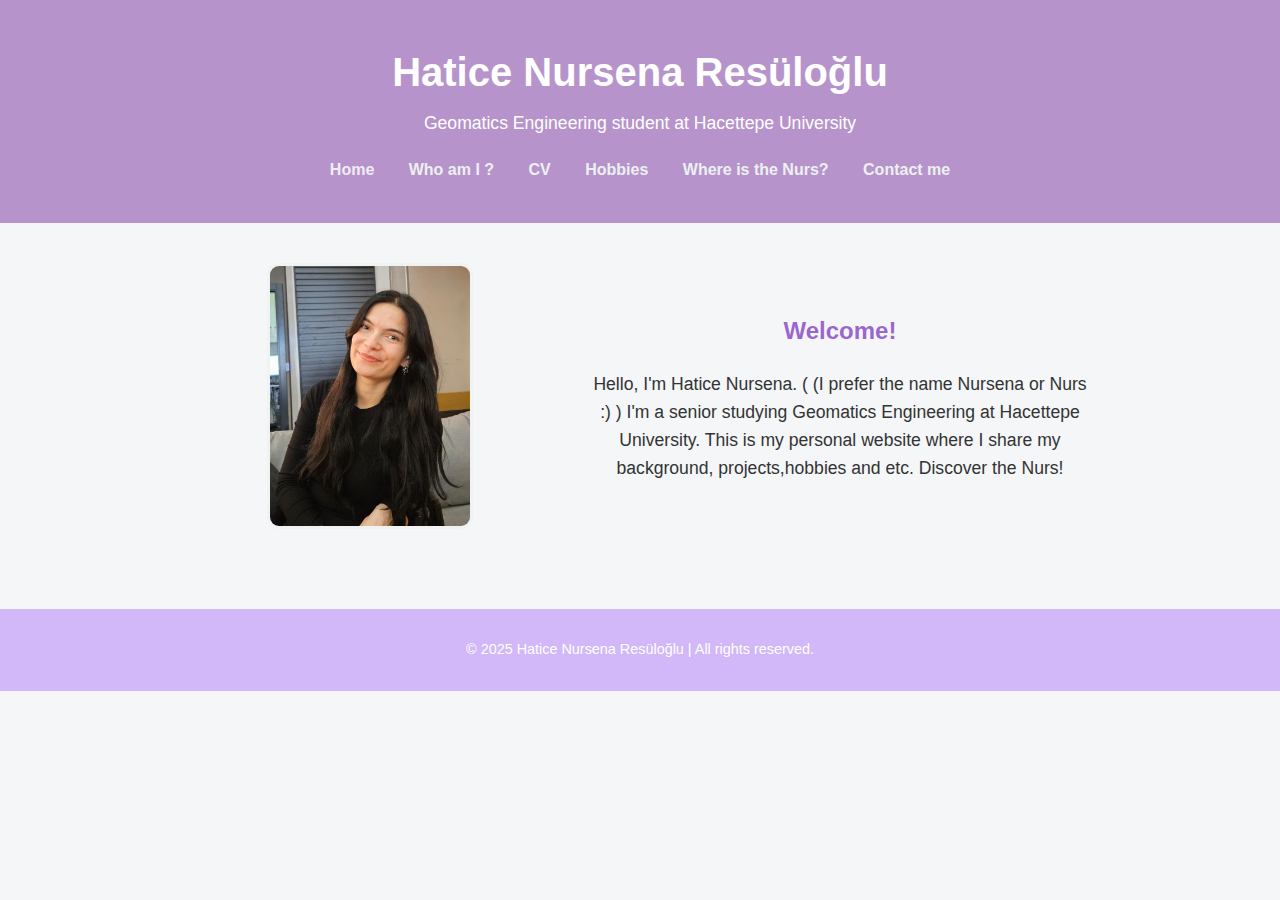
<file: index.html>
<html lang="en">
<head>
    <meta charset="UTF-8">
    <meta name="viewport" content="width=device-width, initial-scale=1.0">
    <title>Hatice Nursena Resüloğlu | Webpage</title>
    <link rel="stylesheet" href="style.css">
</head>
 
<body>
     <div id="flowers-container"></div>
    <header> 
        <h1> Hatice Nursena Resüloğlu</h1>
        <p> Geomatics Engineering student at Hacettepe University </p>
        <nav> 
            <ul><li><a href="index.html" class="active">Home</a></li>
                <li><a href="aboutme.html">Who am I ? </a></li>
                <li><a href="cv.html">CV</a></li>
                <li><a href="hobbies.html">Hobbies</a></li>
                <li><a href="maps.html">Where is the Nurs? </a></li>
                <li><a href="contact.html">Contact me</a></li>
             </ul>
        </nav>
    </header>

    <main>
        <section class="intro">
            <div class="intro-container">
            <img src="nursenar_profile_pic.jpeg" alt="Hatice Nursena Resüloğlu" class="profile-pic">

            <div class="intro-text"> 
            <h2>Welcome!</h2>

             <p> Hello, I'm Hatice Nursena. ( (I prefer the name Nursena or Nurs :) )  I'm a senior studying Geomatics Engineering at Hacettepe University. 
                This is my personal website where I share my background, projects,hobbies and etc. Discover the Nurs!
            </p>
            </div>
            </div>
        </section>

    </main>
     <footer>
        <p>© 2025 Hatice Nursena Resüloğlu | All rights reserved.</p>
    </footer>
    <script>
  const flowers = ['🌸','🌼','🌺','🌷','🌻','💮'];
  const container = document.getElementById('flowers-container');

  // her 400 ms'de bir yeni çiçek oluştur
  setInterval(() => {
    const flower = document.createElement('span');
    flower.classList.add('flower');
    flower.innerText = flowers[Math.floor(Math.random() * flowers.length)];
    
    // rastgele konum ve hız
    flower.style.left = Math.random() * 100 + 'vw';
    flower.style.animationDuration = 3 + Math.random() * 5 + 's'; // 3–8 sn
    flower.style.fontSize = 16 + Math.random() * 24 + 'px';
    
    container.appendChild(flower);

    // belirli süre sonra DOM'dan kaldır
    setTimeout(() => {
      flower.remove();
    }, 8000);
  }, 400);
</script>

</body>
</html>
</file>
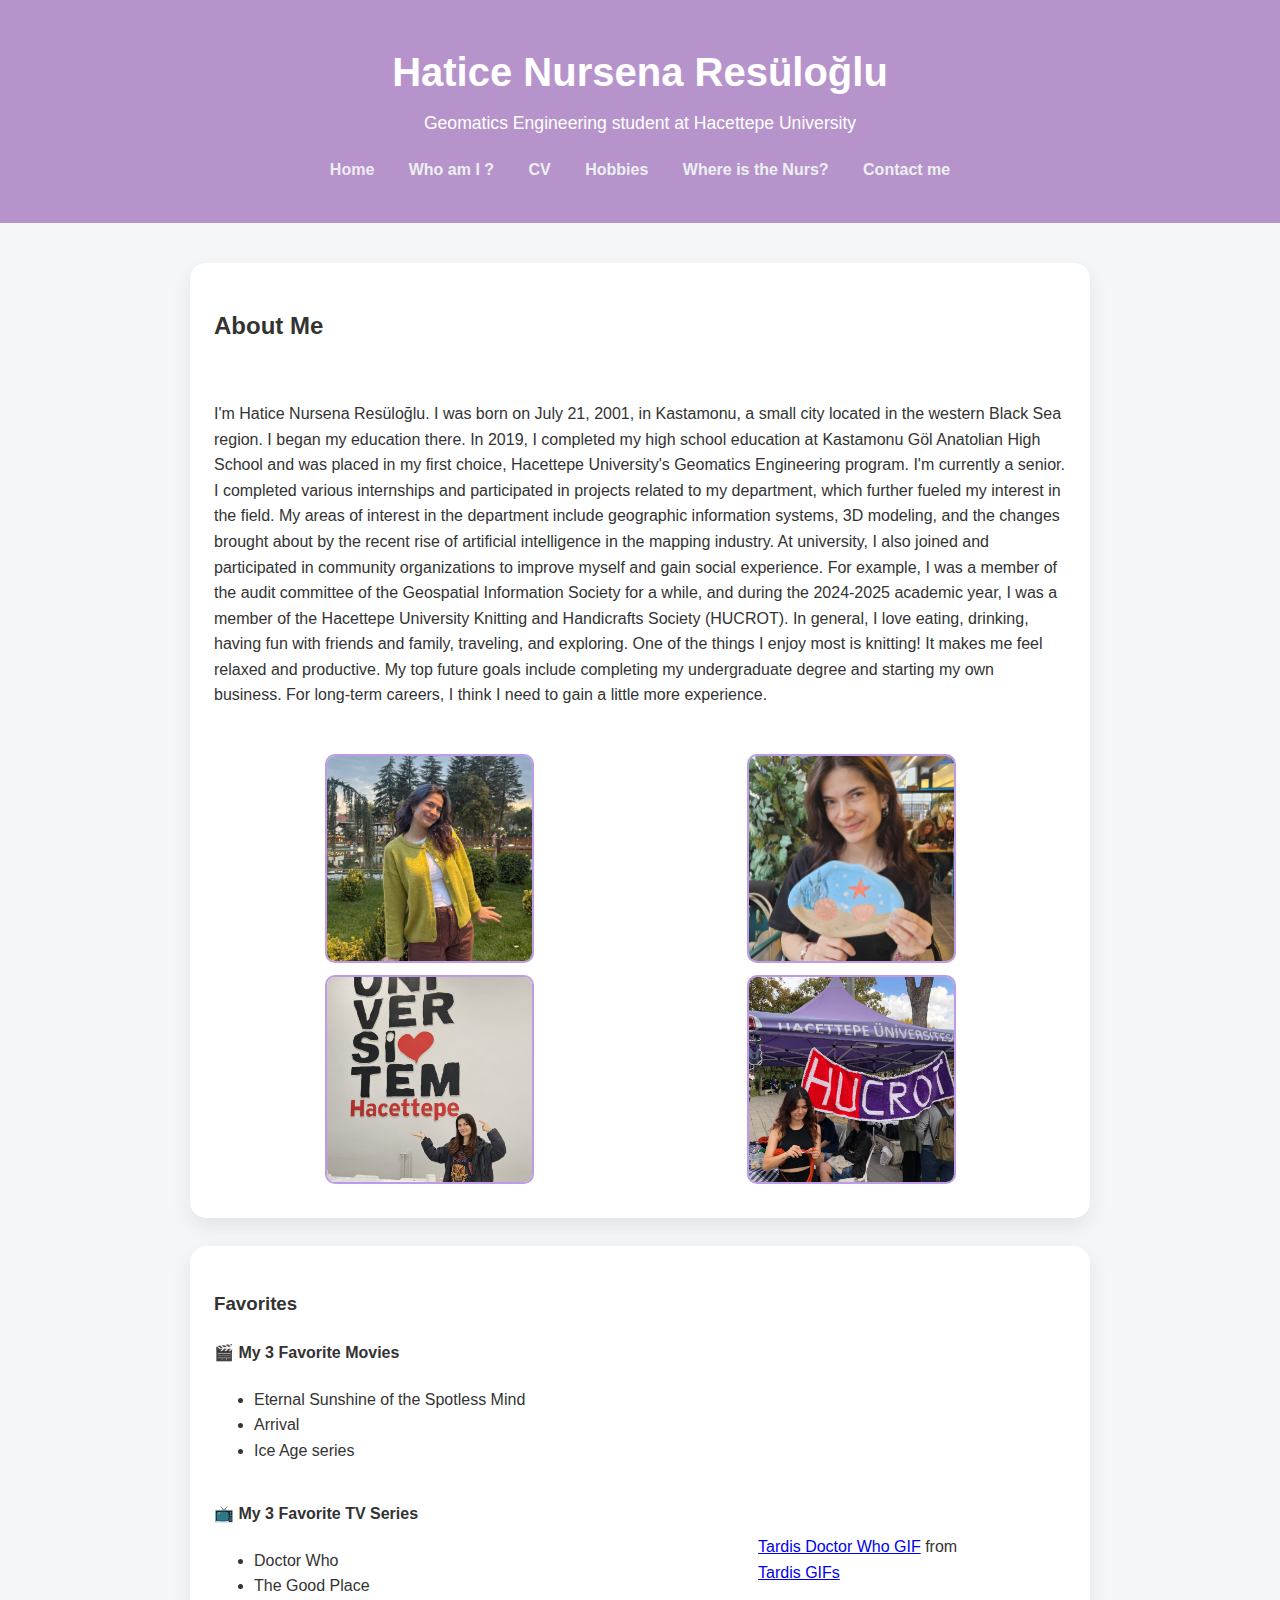
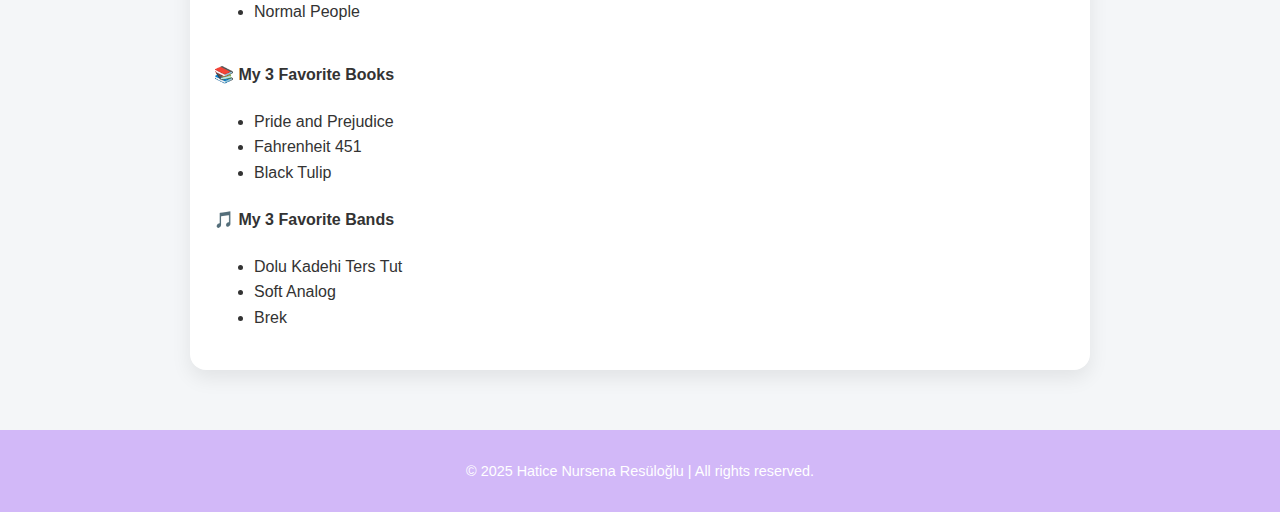
<file: aboutme.html>
<!DOCTYPE html>
<html lang="en">
<head>
    <meta charset="UTF-8">
    <meta name="viewport" content="width=device-width, initial-scale=1.0">
    <title>Hatice Nursena Resüloğlu | Webpage</title>
    <link rel="stylesheet" href="style.css">
</head>
<body>
    <header> 
        <h1> Hatice Nursena Resüloğlu</h1>
        <p> Geomatics Engineering student at Hacettepe University </p>
        <nav> 
            <ul><li><a href="index.html" class="active">Home</a></li>
                <li><a href="aboutme.html">Who am I ? </a></li>
                <li><a href="cv.html">CV</a></li>
                <li><a href="hobbies.html">Hobbies</a></li>
                <li><a href="maps.html">Where is the Nurs? </a></li>
                <li><a href="contact.html">Contact me</a></li>
             </ul>
        </nav>
    </header>

  <main>
    <section class="about-hero card">
        <h2>About Me</h2>
        <p>
          I'm Hatice Nursena Resüloğlu.
I was born on July 21, 2001, in Kastamonu, a small city located in the western Black Sea region. I began my education there. In 2019, I completed my high school education at Kastamonu Göl Anatolian High School and was placed in my first choice, Hacettepe University's Geomatics Engineering program. I'm currently a senior. I completed various internships and participated in projects related to my department, which further fueled my interest in the field. 
My areas of interest in the department include geographic information systems, 3D modeling, and the changes brought about by the recent rise of artificial intelligence in the mapping industry.
At university, I also joined and participated in community organizations to improve myself and gain social experience. For example, I was a member of the audit committee of the Geospatial Information Society for a while, and during the 2024-2025 academic year, I was a member of the Hacettepe University Knitting and Handicrafts Society (HUCROT).
In general, I love eating, drinking, having fun with friends and family, traveling, and exploring. One of the things I enjoy most is knitting! It makes me feel relaxed and productive. My top future goals include completing my undergraduate degree and starting my own business. For long-term careers, I think I need to gain a little more experience.
        </p>
      </div>
      <div class="photo-gallery">
    <img src="nursphoto1.jpeg" alt="Hatice Nursena Resüloğlu" class="about-pic" />
    <img src="nursphoto4.jpeg" alt="Hatice Nursena Resüloğlu" class="about-pic" />
    <img src="nursphoto5.jpeg" alt="Hatice Nursena Resüloğlu" class="about-pic" />
    <img src="nursphoto6.jpeg" alt="Hatice Nursena Resüloğlu" class="about-pic" />
  </div>
    </section>
    
    <section class="favorites card">
      <h3>Favorites</h3>

      <div class="fav-group">
        <h4>🎬 My 3 Favorite Movies</h4>
        <ul>
          <li>Eternal Sunshine of the Spotless Mind</li>
          <li>Arrival</li>
          <li>Ice Age series</li>
        </ul>
      </div>

     <div class="fav-group tv-section">
  <!-- Sol taraf: liste -->
  <div class="tv-list">
    <h4>📺 My 3 Favorite TV Series</h4>
    <ul>
      <li>Doctor Who</li>
      <li>The Good Place</li>
      <li>Normal People</li>
    </ul>
  </div>

  <!-- Sağ taraf: TARDIS GIF -->
  <div class="tardis-gif">
    <div class="tenor-gif-embed"
         data-postid="10033462"
         data-share-method="host"
         data-aspect-ratio="1.82"
         data-width="100%">
      <a href="https://tenor.com/view/tardis-doctor-who-whovian-gif-10033462">Tardis Doctor Who GIF</a>
      from <a href="https://tenor.com/search/tardis-gifs">Tardis GIFs</a>
    </div>
  </div>
</div>

<script type="text/javascript" async src="https://tenor.com/embed.js"></script>


      <div class="fav-group">
        <h4>📚 My 3 Favorite Books</h4>
        <ul>
          <li>Pride and Prejudice</li>
          <li>Fahrenheit 451</li>
          <li>Black Tulip</li>
        </ul>
      </div>

      <div class="fav-group">
        <h4>🎵 My 3 Favorite Bands</h4>
        <ul>
          <li>Dolu Kadehi Ters Tut</li>
          <li>Soft Analog</li>
          <li>Brek</li>
        </ul>
      </div>

</section>


    </section>

  </main>

  <footer>
    <p>© 2025 Hatice Nursena Resüloğlu | All rights reserved.</p>
  </footer>
</body>
</html>
</file>
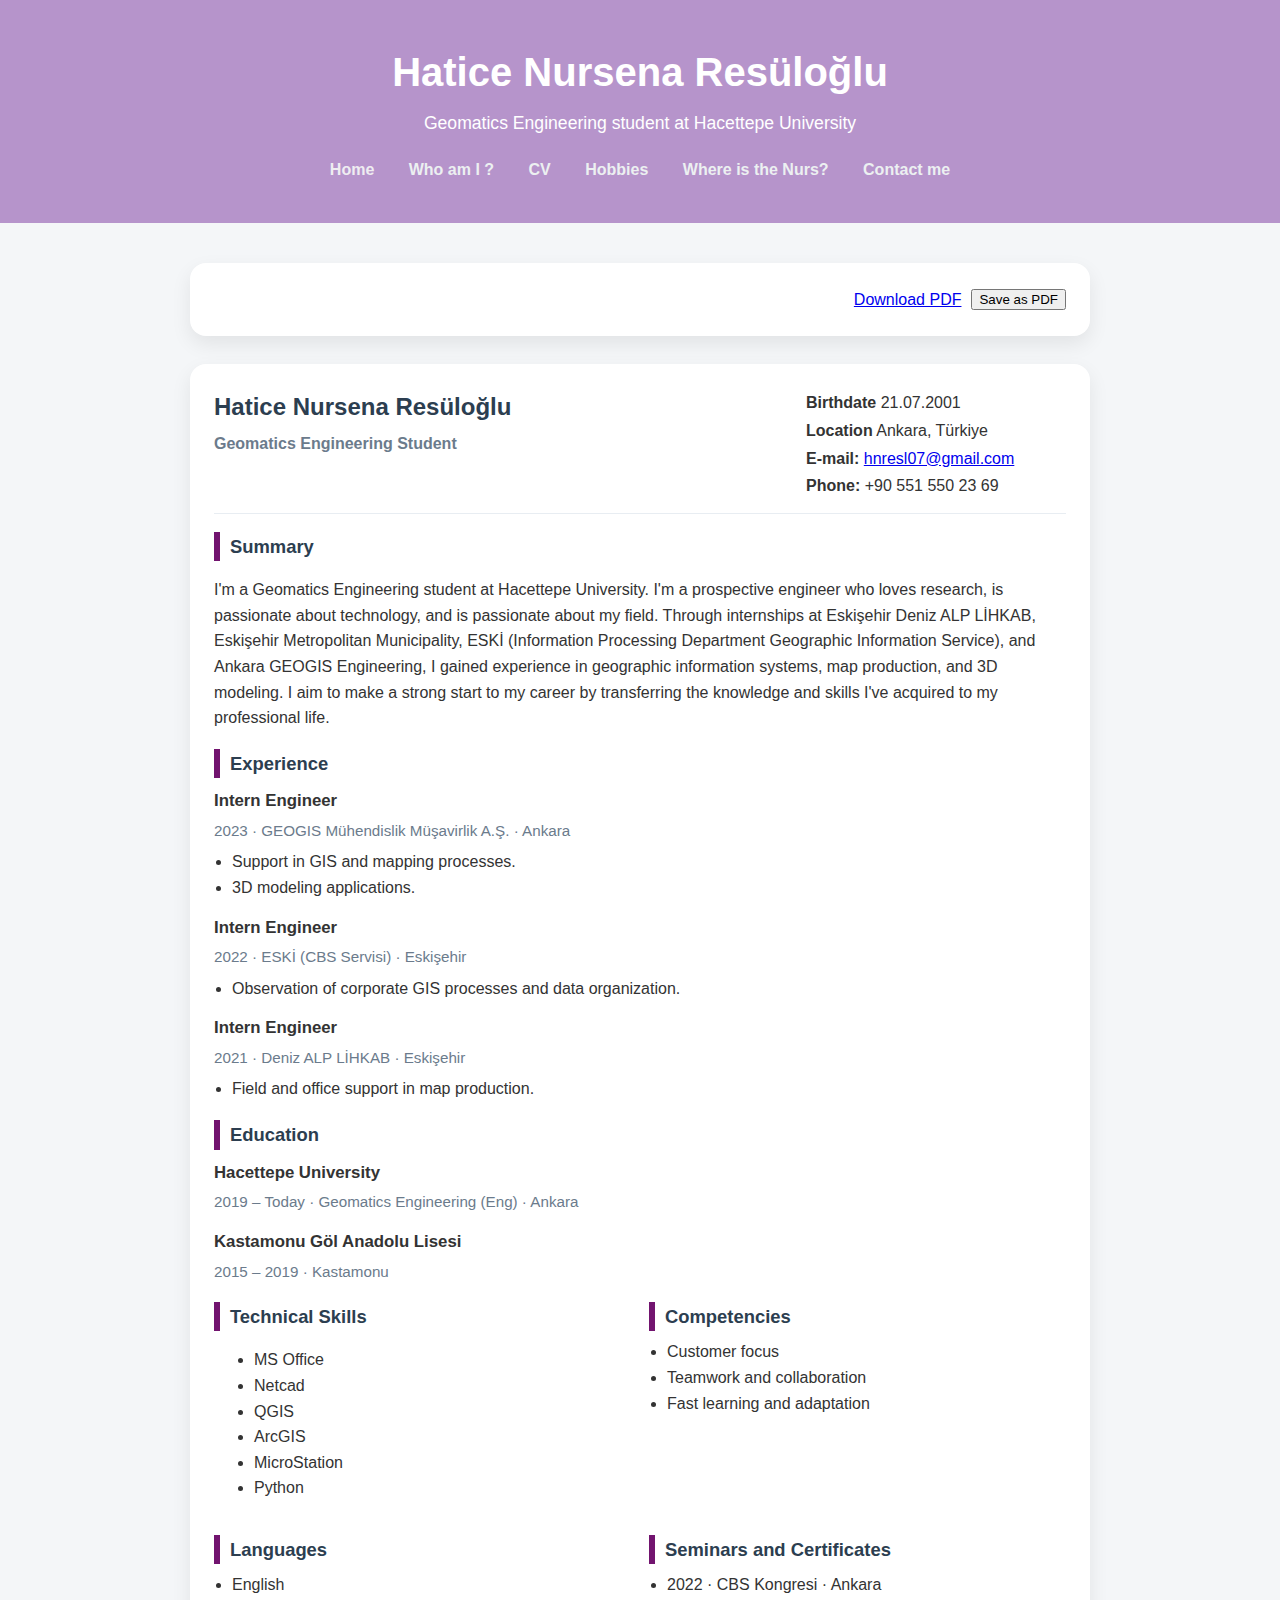
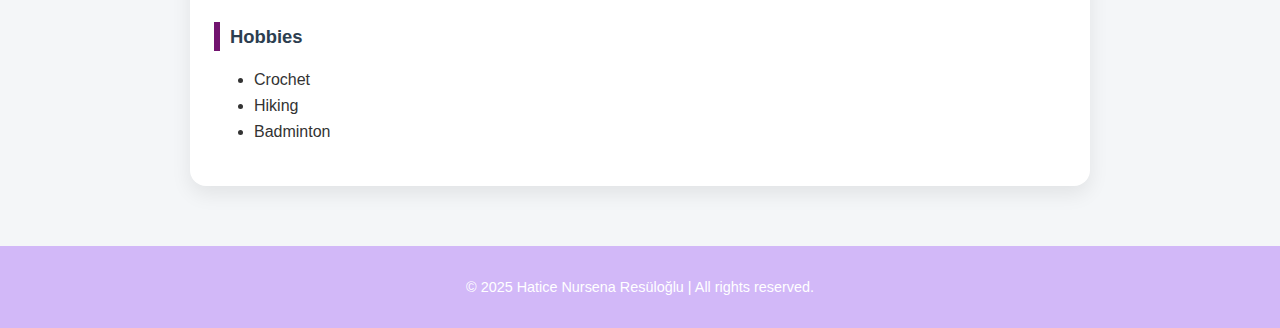
<file: cv.html>
<html lang="en">
<head>
    <meta charset="UTF-8">
    <meta name="viewport" content="width=device-width, initial-scale=1.0">
    <title>Hatice Nursena Resüloğlu | Webpage</title>
    <link rel="stylesheet" href="style.css">
</head>
<body>
    <header> 
        <h1> Hatice Nursena Resüloğlu</h1>
        <p> Geomatics Engineering student at Hacettepe University </p>
        <nav> 
            <ul><li><a href="index.html" class="active">Home</a></li>
                <li><a href="aboutme.html">Who am I ? </a></li>
                <li><a href="cv.html">CV</a></li>
                <li><a href="hobbies.html">Hobbies</a></li>
                <li><a href="maps.html">Where is the Nurs? </a></li>
                <li><a href="contact.html">Contact me</a></li>
             </ul>
        </nav>
    </header>

  <main>
    <section class="card cv-actions">
      <a class="btn" href="assets/HaticeNursenaResüloğlu.cv.pdf" download>Download PDF</a>
      <button class="btn outline" onclick="window.print()">Save as PDF</button>
    </section>

    <section class="card cv-page">
      <div class="cv-header-row">
        <div>
          <h2 class="cv-name">Hatice Nursena Resüloğlu</h2>
          <p class="cv-tag">Geomatics Engineering Student</p>
        </div>
        <ul class="cv-contact">
          <li><strong>Birthdate</strong> 21.07.2001</li>
          <li><strong>Location</strong> Ankara, Türkiye</li>
          <li><strong>E-mail:</strong> <a href="mailto:hnresl07@gmail.com">hnresl07@gmail.com</a></li>
          <li><strong>Phone:</strong> +90 551 550 23 69</li>
        </ul>
      </div>

      <div class="cv-section">
        <h3> Summary </h3>
        <p>
          I'm a Geomatics Engineering student at Hacettepe University. I'm a prospective engineer who loves research, is passionate about technology, 
          and is passionate about my field. Through internships at Eskişehir Deniz ALP LİHKAB, Eskişehir Metropolitan Municipality, 
          ESKİ (Information Processing Department Geographic Information Service), and Ankara GEOGIS Engineering, 
          I gained experience in geographic information systems, map production, and 3D modeling. 
          I aim to make a strong start to my career by transferring the knowledge and skills I've acquired to my professional life.
        </p>
      </div>

      <div class="cv-section">
        <h3>Experience</h3>

        <article class="cv-item">
          <div class="cv-item-head">
            <h4>Intern Engineer</h4>
            <span class="cv-meta">2023 · GEOGIS Mühendislik Müşavirlik A.Ş. · Ankara</span>
          </div>
          <ul class="cv-bullets">
            <li>Support in GIS and mapping processes.</li>
            <li>3D modeling applications.</li>
          </ul>
        </article>

        <article class="cv-item">
          <div class="cv-item-head">
            <h4>Intern Engineer</h4>
            <span class="cv-meta">2022 · ESKİ (CBS Servisi) · Eskişehir</span>
          </div>
          <ul class="cv-bullets">
            <li>Observation of corporate GIS processes and data organization.</li>
          </ul>
        </article>

        <article class="cv-item">
          <div class="cv-item-head">
            <h4>Intern Engineer</h4>
            <span class="cv-meta">2021 · Deniz ALP LİHKAB · Eskişehir</span>
          </div>
          <ul class="cv-bullets">
            <li>Field and office support in map production.</li>
          </ul>
        </article>
      </div>

      <div class="cv-section">
        <h3>Education</h3>
        <article class="cv-item">
          <div class="cv-item-head">
            <h4>Hacettepe University</h4>
            <span class="cv-meta">2019 – Today · Geomatics Engineering (Eng) · Ankara</span>
          </div>
        </article>
        <article class="cv-item">
          <div class="cv-item-head">
            <h4>Kastamonu Göl Anadolu Lisesi</h4>
            <span class="cv-meta">2015 – 2019 · Kastamonu</span>
          </div>
        </article>
      </div>

      <div class="cv-section cv-two">
        <div>
          <h3>Technical Skills</h3>
          <ul class="tags">
            <li>MS Office</li><li>Netcad</li><li>QGIS</li>
            <li>ArcGIS</li><li>MicroStation</li><li>Python</li>
          </ul>
        </div>
        <div>
          <h3>Competencies</h3>
          <ul class="cv-bullets">
            <li>Customer focus</li>
            <li>Teamwork and collaboration</li>
            <li>Fast learning and adaptation</li>
          </ul>
        </div>
      </div>

      <div class="cv-section cv-two">
        <div>
          <h3>Languages</h3>
          <ul class="cv-bullets">
            <li>English</li>
          </ul>
        </div>
        <div>
          <h3>Seminars and Certificates</h3>
          <ul class="cv-bullets">
            <li>2022 · CBS Kongresi · Ankara</li>
          </ul>
        </div>
      </div>

      <div class="cv-section">
        <h3>Hobbies</h3>
        <ul class="tags">
          <li>Crochet</li><li>Hiking</li><li>Badminton</li>
        </ul>
      </div>
    </section>
  </main>

  <footer>
    <p>© 2025 Hatice Nursena Resüloğlu | All rights reserved.</p>
  </footer>
</body>
</html>
</file>
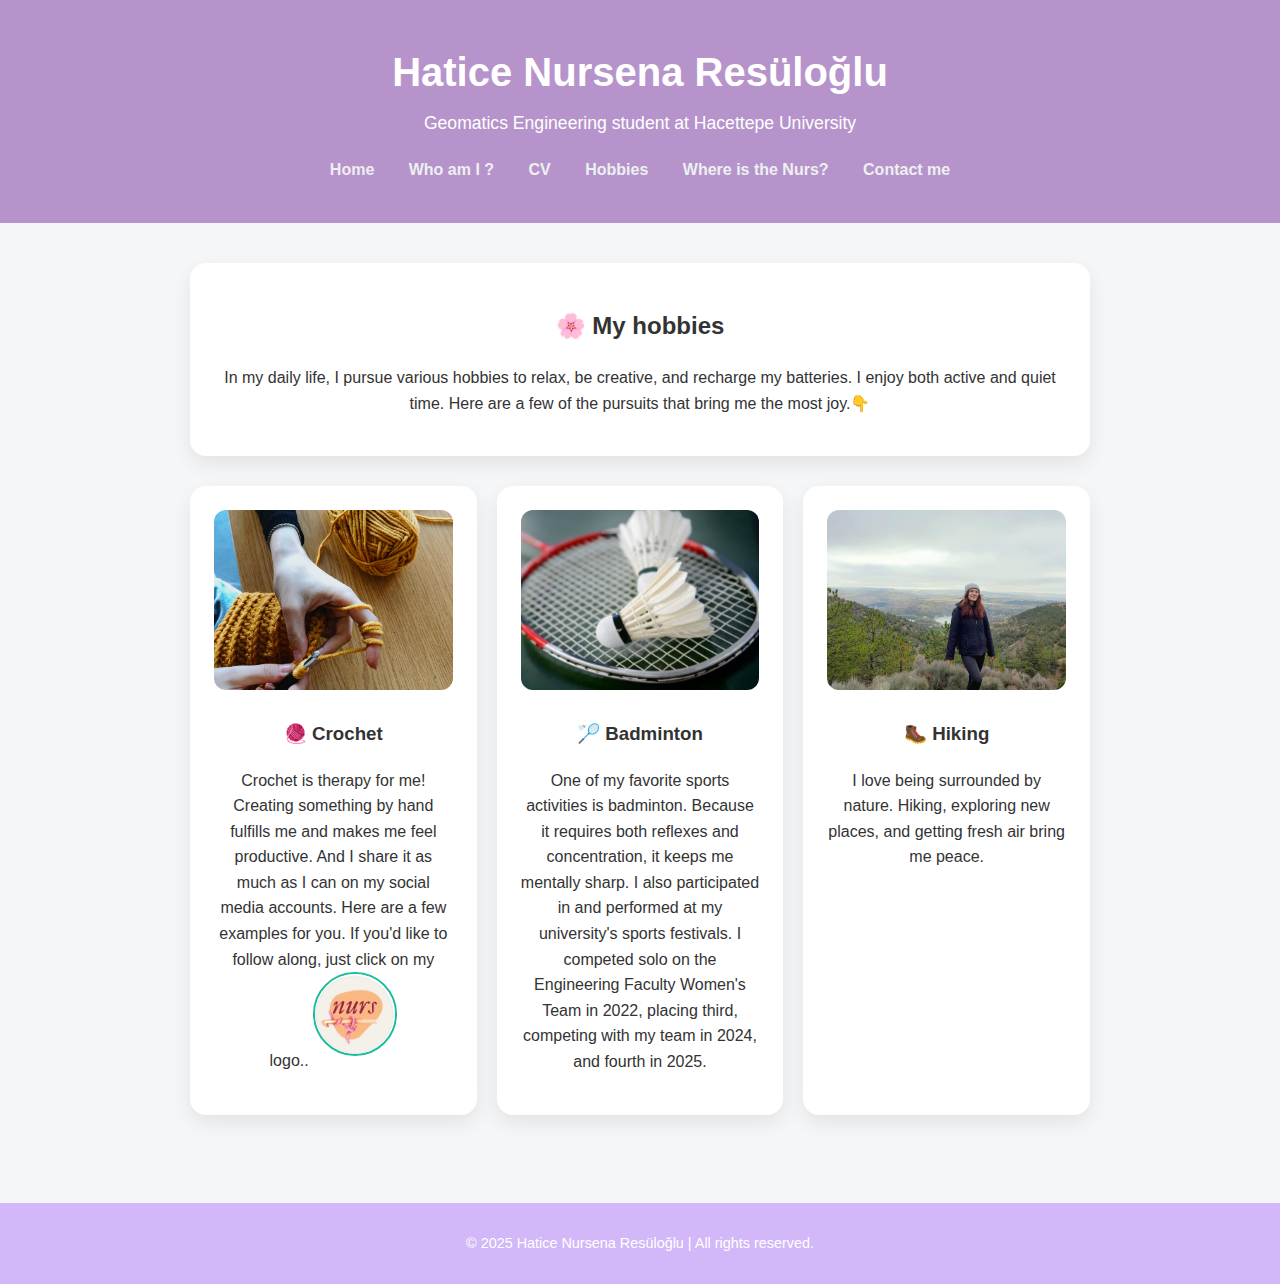
<file: hobbies.html>
<html lang="en">
<head>
    <meta charset="UTF-8">
    <meta name="viewport" content="width=device-width, initial-scale=1.0">
    <title>Hatice Nursena Resüloğlu | Webpage</title>
    <link rel="stylesheet" href="style.css">
</head>
<body>
    <header> 
        <h1> Hatice Nursena Resüloğlu</h1>
        <p> Geomatics Engineering student at Hacettepe University </p>
        <nav> 
            <ul><li><a href="index.html" class="active">Home</a></li>
                <li><a href="aboutme.html">Who am I ? </a></li>
                <li><a href="cv.html">CV</a></li>
                <li><a href="hobbies.html">Hobbies</a></li>
                <li><a href="maps.html">Where is the Nurs? </a></li>
                <li><a href="contact.html">Contact me</a></li>
             </ul>
        </nav>
    </header>
  <main>
    <section class="card hobbies-intro">
      <h2>🌸 My hobbies </h2>
      <p>
        In my daily life, I pursue various hobbies to relax, be creative, 
        and recharge my batteries. I enjoy both active and quiet time. 
        Here are a few of the pursuits that bring me the most joy.👇
      </p>
    </section>

    <section class="hobby-cards">

      <div class="card hobby">
        <img src="crochet.jpeg" alt="Crochet" class="hobby-img">
        <h3>🧶 Crochet</h3>
        <p>
          Crochet is therapy for me! Creating something by hand fulfills me and makes me feel productive. 
          And I share it as much as I can on my social media accounts. Here are a few examples for you. 
          If you'd like to follow along, just click on my logo..
           <a href="https://www.instagram.com/nursenart/" target="_blank">
    <img src="logo.jpeg" alt="nursenartlogo" class="hobby-logo">
  </a>
        </p>
      </div>

      <div class="card hobby">
        <img src="badminton.jpeg" alt="Badminton" class="hobby-img">
        <h3>🏸 Badminton</h3>
        <p>
          One of my favorite sports activities is badminton. Because it requires both reflexes and concentration, 
          it keeps me mentally sharp. I also participated in and performed at my university's sports festivals. 
          I competed solo on the Engineering Faculty Women's Team in 2022, placing third, competing with my team in 2024, and fourth in 2025.
        </p>
      </div>

      <div class="card hobby">
        <img src="hiking.jpeg" alt="Hiking" class="hobby-img">
        <h3>🥾 Hiking</h3>
        <p>
          I love being surrounded by nature. Hiking, exploring new places, and getting fresh air bring me peace.
        </p>
      </div>

    </section>
  </main>

  <footer>
    <p>© 2025 Hatice Nursena Resüloğlu | All rights reserved.</p>
  </footer>

  <script src="main.js"></script>

</body>
</html>
</file>
<file: style.css>
body {
    font-family: 'Segoe UI', Tahoma, Geneva, Verdana, sans-serif;
    margin: 0;
    padding: 0;
    background-color: #f4f6f8;
    color: #333;
    line-height: 1.6;
}

header {
    background-color: #7a369f83;
    color: white;
    text-align: center;
    padding: 40px 0;
}

header h1 {
    margin: 0;
    font-size: 2.5rem;
}

header p {
    font-size: 1.1rem;
    margin: 5px 0 20px;
}

nav ul {
    list-style: none;
    padding: 0;
    margin: 0;
}

nav li {
    display: inline-block;
    margin: 0 15px;
}

nav a {
    text-decoration: none;
    color: #ecf0f1;
    font-weight: bold;
    transition: color 0.3s;
}

nav a:hover,
nav a.active {
    color: #efedf1;
}

main {
    max-width: 900px;
    margin: 40px auto;
    padding: 0 20px;
}

.intro {
    text-align: center;
    margin-bottom: 50px;
}

.intro-container {
    display: flex;
    align-items: center;       
    justify-content: center;    
    gap: 40px;                  
    flex-wrap: wrap;            
}

.profile-pic {
    width: 200px;          
    height: 200px;         
    object-fit: cover;     
    border-radius: 12px;  
    background-color: transparent; 
    display: block;
    margin: 0 auto 20px;   
    border: 3px solid #aa29ff58; 

}
.intro-text {
    max-width: 500px;
}

.intro-text h2 {
    color: #6e1abcae;
    margin-top: 0;
}

.intro-text p {
    font-size: 1.1rem;
    line-height: 1.6;
} 
.highlights {
    background-color: white;
    border-radius: 12px;
    padding: 25px;
    box-shadow: 0 4px 10px rgba(0,0,0,0.1);
}

.highlights h2 {
    text-align: center;
    color: #e7f9f5;
}

.highlights ul {
    list-style: none;
    padding: 0;
}

.highlights li {
    margin: 10px 0;
    font-size: 1.1rem;
}

footer {
    text-align: center;
    background-color: #d2b8f8;
    color: white;
    padding: 15px 0;
    margin-top: 60px;
    font-size: 0.9rem;
}


@keyframes slideDown {
    0% {
        transform: translateY(-100px);
        opacity: 0;
    }
    100% {
        transform: translateY(0);
        opacity: 1;
    }
}

@keyframes slideUp {
    0% {
        transform: translateY(100px);
        opacity: 0;
    }
    100% {
        transform: translateY(0);
        opacity: 1;
    }
}

.profile-pic {
    width: 200px;
    height: 260px;
    object-fit: cover;
    border-radius: 12px;
    background-color: transparent;
    border: 3px solid #f1f3f2;
    animation: slideDown 1.2s ease forwards;
}

.intro-text {
    max-width: 500px;
    animation: slideUp 0.8s ease forwards;
    animation-delay: 0.1s; 
}


.card {
  background: #fff;
  border-radius: 16px;
  padding: 24px;
  box-shadow: 0 8px 20px rgba(0,0,0,0.08);
  margin-bottom: 28px;
}

.about-hero {
  display: flex;
  flex-direction: column; 
  gap: 20px;
}

.about-title {
  text-align: left;
  color: #e30bdfd7;
  font-size: 2rem;
  margin-bottom: 0;
}

.about-content {
  display: flex;
  justify-content: space-between;
  align-items: flex-start;
  gap: 30px;
  flex-wrap: wrap;
}

.about-text {
  flex: 1;
  min-width: 300px;
}

.about-text p {
  text-align: justify;
  margin-bottom: 16px;
  font-size: 1.05rem;
  line-height: 1.7;
}

.photo-gallery {
  flex: 1;
  display: grid;
  grid-template-columns: repeat(2, 1fr);
  gap: 12px;
  place-content: center;
  justify-items: center;
  align-content: center;
  padding: 10px;         
}

.about-pic {
  width: 50%;
  aspect-ratio: 1/1;
  object-fit: cover;
  border-radius: 10px;
  border: 2px solid #7d3bd282;
  transition: transform 0.3s ease, box-shadow 0.3s ease;
}

.about-pic:hover {
  transform: scale(1.05);
  box-shadow: 0 4px 10px rgba(0, 0, 0, 0.2);
}


@media (max-width: 400px) {
  .about-content {
    flex-direction: column;
  }

  .photo-gallery {
    grid-template-columns: repeat(2, 1fr);
  }

  .about-title {
    text-align: center;
  }
}

.tv-section {
  display: flex;
  justify-content: space-between;
  align-items: center;
  gap: 20px;
  flex-wrap: wrap; 
}

.tv-list {
  flex: 1;
  min-width: 250px;
}

.tardis-gif {
  flex: 1;
  display: flex;
  justify-content: center;
  align-items: center;
}

.tardis-gif .tenor-gif-embed {
  width: 200px;
  border-radius: 12px;
  animation: spinGif 8s linear infinite;
}

.cv-actions{
  display:flex; gap:10px; justify-content:flex-end; align-items:center;
}

.cv-page{ padding:24px; }
.cv-header-row{
  display:flex; justify-content:space-between; gap:24px; flex-wrap:wrap;
  border-bottom:1px solid #e8edf2; padding-bottom:12px; margin-bottom:16px;
}
.cv-name{ margin:0; color:#2c3e50; }
.cv-tag{ margin:4px 0 0; color:#6b7b8c; font-weight:600; }

.cv-contact{ list-style:none; padding:0; margin:0; min-width:260px; }
.cv-contact li{ margin:2px 0; }

.cv-section{ margin:18px 0; }
.cv-section h3{
  margin:0 0 8px; color:#2c3e50;
  border-left:6px solid #72146f; padding-left:10px; font-size:1.15rem;
}

.cv-item{ margin:10px 0 14px; }
.cv-item-head{ display:flex; flex-direction:column; gap:4px; }
.cv-item-head h4{ margin:0; font-size:1.05rem; }
.cv-meta{ color:#6b7b8c; font-size:.95rem; }

.cv-bullets{ padding-left:18px; margin:6px 0; }

/* 2 sütunlu bloklar */
.cv-two{ display:grid; grid-template-columns:1fr 1fr; gap:18px; }
@media (max-width: 720px){
  .cv-two{ grid-template-columns:1fr; }
}

@media print{
  @page{ size:A4; margin:14mm; }
  body{ background:#fff; }
  header, nav, footer{ display:none !important; }  /* site header/footer yazdırma dışı */
  .card{ box-shadow:none; border-radius:0; }
  .cv-actions{ display:none !important; }
  main{ margin:0; padding:0; }
  .cv-page{ padding:0; }
  .cv-section{ break-inside: avoid; }
  .cv-two{ grid-template-columns:1fr 1fr; column-gap:18px; }
}


/* === HOBİLER SAYFASI === */
.hobbies-intro {
  text-align: center;
  margin-bottom: 30px;
}

.hobby-cards {
  display: grid;
  grid-template-columns: repeat(auto-fit, minmax(250px, 1fr));
  gap: 20px;
  margin: 0 auto;
  max-width: 1000px;
}

.hobby {
  text-align: center;
  transition: transform 0.3s ease, box-shadow 0.3s ease;
}

.hobby:hover {
  transform: translateY(-5px);
  box-shadow: 0 8px 18px rgba(0, 0, 0, 0.15);
}

.hobby-img {
  width: 100%;
  height: 180px;
  object-fit: cover;
  border-radius: 12px;
  margin-bottom: 10px;
}


.hobby-logo {
  width: 80px;
  height: 80px;
  object-fit: contain;
  border-radius: 50%;
  border: 2px solid #1abc9c;
  margin-bottom: 10px;
  transition: transform 0.3s ease, box-shadow 0.3s ease;
}


.hobby-logo:hover {
  transform: scale(1.1) rotate(5deg);
  box-shadow: 0 4px 12px rgba(0, 0, 0, 0.2);
}

/* efekt katmanı en üstte ve tıklamayı engellemeden */
#flowers-container{
  position: fixed;
  inset: 0;
  pointer-events: none;
  overflow: hidden;
  z-index: 9999;
}

/* DIŞ: sadece düşüş */
.flower{
  position: absolute;
  top: -10vh;                 /* ekranın biraz üstünden başlat */
  animation: fall var(--fallDur, 6s) linear forwards;
  will-change: transform, opacity;
}

/* İÇ: sağa-sola salınım + hafif dönüş + titreşim */
.petal{
  display: inline-block;
  animation:
    sway 1.8s ease-in-out infinite alternate,
    spin var(--spinDur, 3s) linear infinite;
  opacity: .95;
}

/* dikey düşüş */
@keyframes fall{
  from { transform: translateY(0); opacity: 1; }
  to   { transform: translateY(110vh); opacity: 0; }
}

/* yatay salınım (rüzgar) */
@keyframes sway{
  from { transform: translateX(calc(var(--swayX, 20px) * -1)); }
  to   { transform: translateX(var(--swayX, 20px)); }
}

/* hafif dönme */
@keyframes spin{
  from { rotate: 0deg; }
  to   { rotate: 360deg; }
}
/* === DARK MODE OVERRIDES === */
body.dark { background:#181818; color:#e8e8e8; }


.dark header { background:#6f56a5; color:#fff; }
.dark header h1, .dark header p { color:#fff; }
.dark nav a { color:#e8e8e8; }
.dark nav a.active, .dark nav a:hover { color:#1abc9c; }


.dark .card { background:#222; color:#e8e8e8; box-shadow:0 8px 20px rgba(0,0,0,.45); }
.dark .card h2, .dark .card h3, .dark .card h4 { color:#ffffff; }


.dark .highlights { background:#1e1e1e; }
.dark .highlights h2 { color:#1abc9c; }
.dark .tags li { background:#2b3a36; color:#9ee6cf; }


.dark .gallery .hint { color:#bdbdbd; }
.dark .gallery-grid img { border-color:#8bd9c6; }

.dark .contact-card { background:#1f1f1f; }
.dark .contact-card span { color:#e8e8e8; }

.dark footer { background:#2b2b2b; color:#e8e8e8; }

.dark .ol-popup { background:#2a2a2a; color:#e8e8e8; border-color:#3a3a3a; }
</file>
